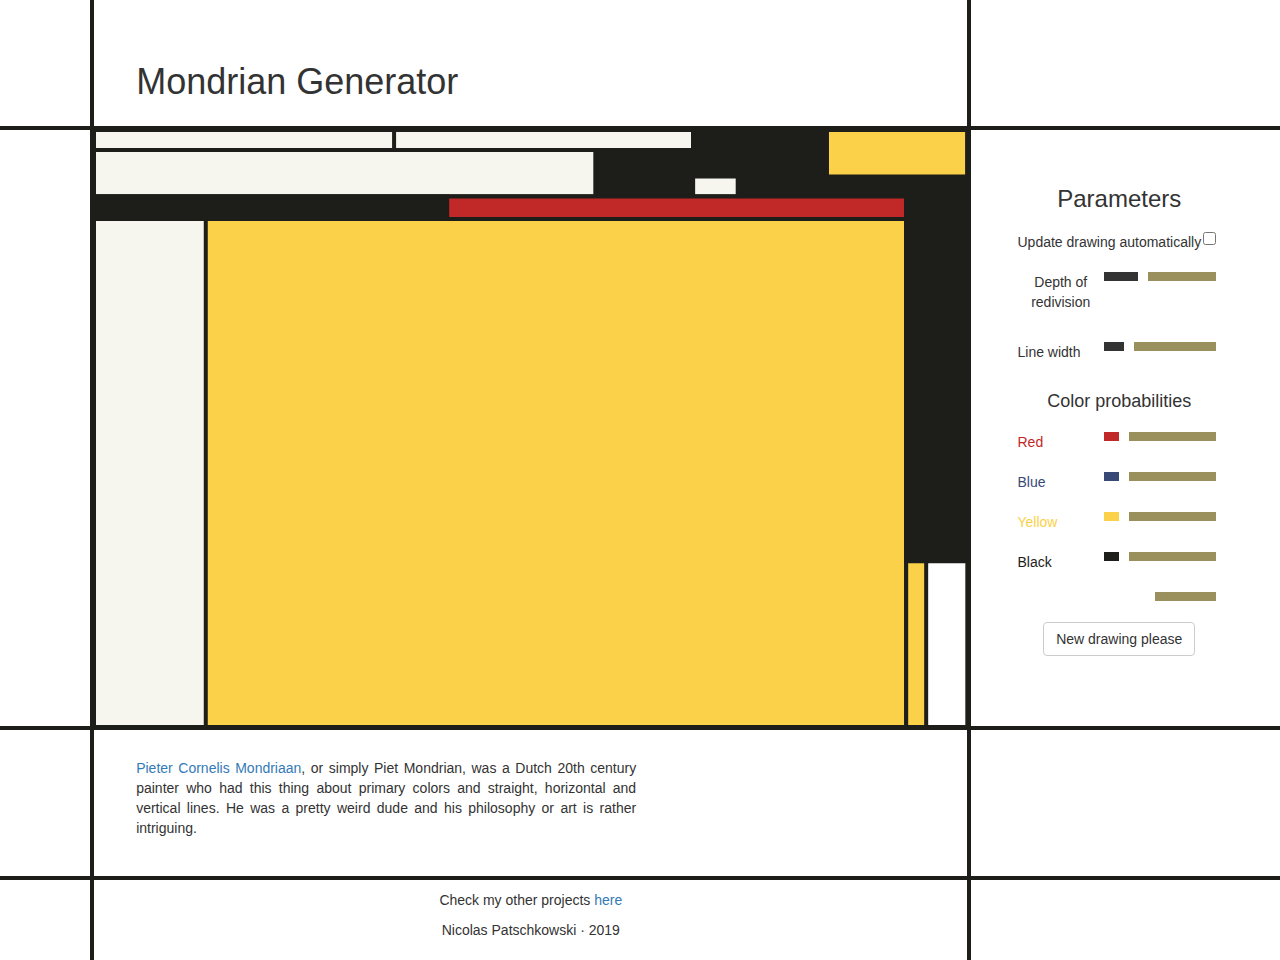
<file: index.html>
<head>
	<script src = "two.min.js" ></script>
	<script src="https://ajax.googleapis.com/ajax/libs/jquery/3.3.1/jquery.min.js"></script>
	<!-- <script src="/jquery-3.3.1.min"></script> -->
	<script src = "mondrian.js" ></script>
	
	<!-- Latest compiled and minified CSS -->
	<link rel="stylesheet" href="https://maxcdn.bootstrapcdn.com/bootstrap/3.3.7/css/bootstrap.min.css" integrity="sha384-BVYiiSIFeK1dGmJRAkycuHAHRg32OmUcww7on3RYdg4Va+PmSTsz/K68vbdEjh4u" crossorigin="anonymous">
	
	<link rel="stylesheet" href="style.css">
	<link rel="shortcut icon" type="image/x-icon" href="favicon.ico">
</head>


<body>
	

	<div class="main-container">
		<div class="zeroth row-container row">
			<div class="left col-sm-1 border-right"></div>

			<div class="title column-container col-sm-8">
				<h1>Mondrian Generator</h1>
			</div>

			<div class="right col-sm-3 border-left"></div>
		</div>

		<div class="first row-container row border-top">
			
			<div class="parameters column-container col-sm-1 border-right">
			</div>

			
			<div id="drawing" class="column-container col-sm-8">
				<div id="drawing-content">
				</div>
			</div>

			<div class="parameters column-container col-sm-3 border-left">
				<h3>Parameters</h3>
				<div>
					<span>Update drawing automatically  </span><input type="checkbox" name="autoUpdate" id="autoUpdateCheckbox" onchange="GetParams()">
				</div>

				<div>
					<p>Depth of redivision</p>
					<input type="range" min="1" max="10" value="4" id="maxIndexSlider" onchange="UpdateAll()">
				</div>
				<div>
					<p>Line width</p>
					<input type="range" min="0" max="2000" value="400" id="lineWidthSlider" oninput="UpdateLine()">
				</div>

				<h4>Color probabilities</h4>

				<div class="item red">
					<span>Red</span><input type="range" min="0" max="100" value="15" id="redProbabilitySlider" oninput="UpdateProbabilities('Red')">
				</div>

				<div class="item blue">
					<span>Blue</span><input type="range" min="0" max="100" value="15" id="blueProbabilitySlider" oninput="UpdateProbabilities('Blue')">
				</div>

				<div class="item yellow">
					<span>Yellow</span><input type="range" min="0" max="100" value="15" id="yellowProbabilitySlider" oninput="UpdateProbabilities('Yellow')">
				</div>

				<div class="item black">
					<span>Black</span><input type="range" min="0" max="100" value="15" id="blackProbabilitySlider" oninput="UpdateProbabilities('Black')">
				</div>

				<div class="item white">
					<span>White</span><input type="range" min="0" max="100" value="40" id="whiteProbabilitySlider" oninput="UpdateProbabilities('White')">
				</div>

				<button class="btn btn-default" onclick="Run()">New drawing please</button>

			</div>

		</div>

		<div class="second row-container row border-top">
			<div class="left col-sm-1 border-right"></div>
			
			<div class="bio column-container col-sm-8">
				<p><a href="https://en.wikipedia.org/wiki/Piet_Mondrian">Pieter Cornelis Mondriaan</a>, or simply Piet Mondrian, was a Dutch 20th century painter who had this thing about primary colors and straight, horizontal and vertical lines. He was a pretty weird dude and his philosophy or art is rather intriguing.</p>
			</div>

			<div class="right col-sm-3 border-left"></div>
		</div>

		<div class="third row-container row border-top">
			<div class="left col-sm-1 border-right"></div>

			<div class="footer column-container col-sm-8">
				<p>Check my other projects <a href="http://nicopatsch.github.io/portfolio">here</a></p>
				<p>Nicolas Patschkowski · 2019</p>
			</div>

			<div class="right col-sm-3 border-left"></div>
		</div>
		
	</div>

</body>
</file>
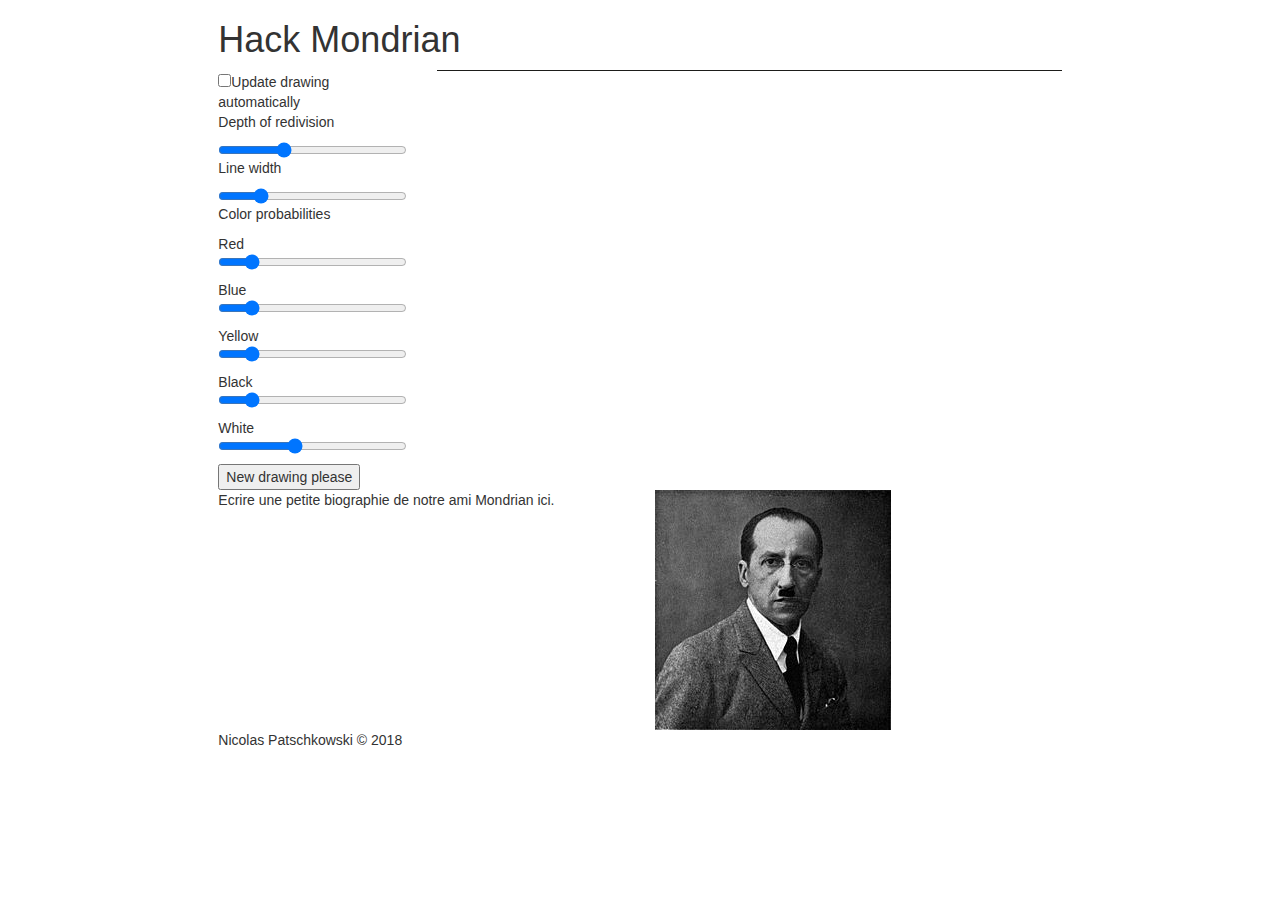
<file: Javascript version/index.html>
<body>
	<script src = "two.min.js" ></script>
	<script src="https://ajax.googleapis.com/ajax/libs/jquery/3.3.1/jquery.min.js"></script>
	<script src = "mondrian.js" ></script>
	
	<link rel="stylesheet" href="style.css">	
	<!-- Latest compiled and minified CSS -->
	<link rel="stylesheet" href="https://maxcdn.bootstrapcdn.com/bootstrap/3.3.7/css/bootstrap.min.css" integrity="sha384-BVYiiSIFeK1dGmJRAkycuHAHRg32OmUcww7on3RYdg4Va+PmSTsz/K68vbdEjh4u" crossorigin="anonymous">

	<div class="main-container">
		<div class="zeroth row-container row">
			<div class="aside left col-sm-2"></div>

			<div class="title column-container col-sm-8">
				<h1>Hack Mondrian</h1>
			</div>

			<div class="aside right col-sm-2"></div>
		</div>


		<div class="second row-container row">
			<div class="aside left col-sm-2"></div>

			<div class="parameters column-container col-sm-2">
				<div>
					<input type="checkbox" name="autoUpdate" id="autoUpdateCheckbox" onchange="GetParams()">Update drawing automatically<br>
				</div>

				<div>
					<p>Depth of redivision</p>
					<input type="range" min="1" max="10" value="4" id="maxIndexSlider" onchange="UpdateAll()">
				</div>
				<div>
					<p>Line width</p>
					<input type="range" min="0" max="2000" value="400" id="lineWidthSlider" oninput="UpdateLine()">
				</div>
				<div>
					<p>Color probabilities</p>
					<p>Red<input type="range" min="0" max="100" value="15" id="redProbabilitySlider" oninput="UpdateProbabilities('Red')"></p>
					<p>Blue<input type="range" min="0" max="100" value="15" id="blueProbabilitySlider" oninput="UpdateProbabilities('Blue')"></p>
					<p>Yellow<input type="range" min="0" max="100" value="15" id="yellowProbabilitySlider" oninput="UpdateProbabilities('Yellow')"></p>
					<p>Black<input type="range" min="0" max="100" value="15" id="blackProbabilitySlider" oninput="UpdateProbabilities('Black')"></p>
					<p>White<input type="range" min="0" max="100" value="40" id="whiteProbabilitySlider" oninput="UpdateProbabilities('White')"></p>
				</div>

				<button onclick="Run()">New drawing please</button>

			</div>

			
			
			<div id="drawing" class="column-container col-sm-6">
				<div id="drawing-content">
				</div>
			</div>

			<div class="aside right col-sm-2"></div>
		</div>
		
		<div class="first row-container row">
			<div class="aside left col-sm-2"></div>

			<div class="bio column-container col-sm-4">
				<p>Ecrire une petite biographie de notre ami Mondrian ici.</p>
			</div>

			<div class="photo column-container col-sm-4">
				<img src="mondrian.jpg">
			</div>

			<div class="aside right col-sm-2"></div>
		</div>

		<div class="third row-container row">
			<div class="aside left col-sm-2"></div>

			<div class="footer column-container col-sm-8">
				<p>Nicolas Patschkowski © 2018</p>
			</div>

			<div class="aside right col-sm-2"></div>
		</div>


		
	</div>

</body>
</file>
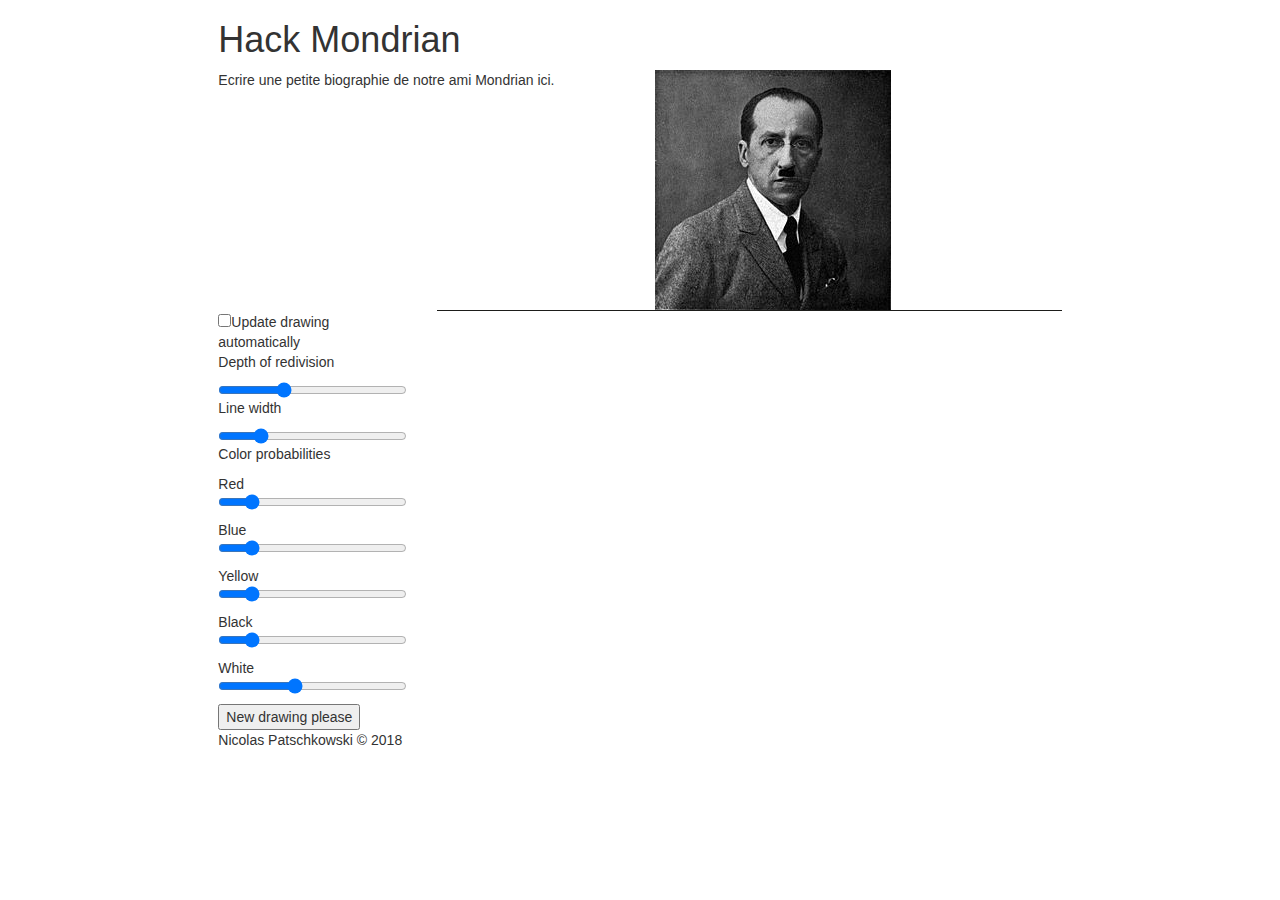
<file: Javascript version/mondrian.html>
<body>
	<script src = "two.min.js" ></script>
	<script src="https://ajax.googleapis.com/ajax/libs/jquery/3.3.1/jquery.min.js"></script>
	<script src = "mondrian.js" ></script>
	
	<link rel="stylesheet" href="style.css">	
	<!-- Latest compiled and minified CSS -->
	<link rel="stylesheet" href="https://maxcdn.bootstrapcdn.com/bootstrap/3.3.7/css/bootstrap.min.css" integrity="sha384-BVYiiSIFeK1dGmJRAkycuHAHRg32OmUcww7on3RYdg4Va+PmSTsz/K68vbdEjh4u" crossorigin="anonymous">

	<div class="main-container">
		<div class="zeroth row-container row">
			<div class="aside left col-sm-2"></div>

			<div class="title column-container col-sm-8">
				<h1>Hack Mondrian</h1>
			</div>

			<div class="aside right col-sm-2"></div>
		</div>

		<div class="first row-container row">
			<div class="aside left col-sm-2"></div>

			<div class="bio column-container col-sm-4">
				<p>Ecrire une petite biographie de notre ami Mondrian ici.</p>
			</div>

			<div class="photo column-container col-sm-4">
				<img src="mondrian.jpg">
			</div>

			<div class="aside right col-sm-2"></div>
		</div>


		<div class="second row-container row">
			<div class="aside left col-sm-2"></div>

			<div class="parameters column-container col-sm-2">
				<div>
					<input type="checkbox" name="autoUpdate" id="autoUpdateCheckbox" onchange="GetParams()">Update drawing automatically<br>
				</div>

				<div>
					<p>Depth of redivision</p>
					<input type="range" min="1" max="10" value="4" id="maxIndexSlider" onchange="UpdateAll()">
				</div>
				<div>
					<p>Line width</p>
					<input type="range" min="0" max="2000" value="400" id="lineWidthSlider" oninput="UpdateLine()">
				</div>
				<div>
					<p>Color probabilities</p>
					<p>Red<input type="range" min="0" max="100" value="15" id="redProbabilitySlider" oninput="UpdateProbabilities('Red')"></p>
					<p>Blue<input type="range" min="0" max="100" value="15" id="blueProbabilitySlider" oninput="UpdateProbabilities('Blue')"></p>
					<p>Yellow<input type="range" min="0" max="100" value="15" id="yellowProbabilitySlider" oninput="UpdateProbabilities('Yellow')"></p>
					<p>Black<input type="range" min="0" max="100" value="15" id="blackProbabilitySlider" oninput="UpdateProbabilities('Black')"></p>
					<p>White<input type="range" min="0" max="100" value="40" id="whiteProbabilitySlider" oninput="UpdateProbabilities('White')"></p>
				</div>

				<button onclick="Run()">New drawing please</button>

			</div>

			
			
			<div id="drawing" class="column-container col-sm-6">
				<div id="drawing-content">
				</div>
			</div>

			<div class="aside right col-sm-2"></div>
		</div>

		<div class="third row-container row">
			<div class="aside left col-sm-2"></div>

			<div class="footer column-container col-sm-8">
				<p>Nicolas Patschkowski © 2018</p>
			</div>

			<div class="aside right col-sm-2"></div>
		</div>


		
	</div>

</body>
</file>
<file: style.css>
:root {
	--mondrian-yellow: rgb(250, 209, 72);
	--mondrian-black: rgb(29, 29, 26);
	--mondrian-red: rgb(193, 40, 40);
	--mondrian-blue: rgb(56, 73, 118);
	/*--mondrian-white: rgb(246, 246, 239);*/
	--mondrian-white: rgb(255, 255, 255);
}

body {
	padding: 0;
	margin: 0;
	background-color: var(--mondrian-white);
}


.main-container {
	background-color: var(--mondrian-white);
	width:100%;
	height:100%;
    text-align: center;

}

.main-container img {
    display: block;
    margin-left: auto;
    margin-right: auto;
}



.row-container {
	display: flex;
}

.zeroth {
	border-top: 0px;
}


.first {
	height: 600;
} 

.second {
	border-bottom: 0px;
}

.column-container {
	padding: 10px 0px;
	background-color: var(--mondrian-white);
}


.column-container.title {
	padding-top: 3em;
	padding-bottom: 1em;
	padding-left: 3em;
	text-align: left;
}

/*.aside {
	border-left: 3px solid var(--mondrian-black);
	border-right: 3px solid var(--mondrian-black);
}*/


#drawing {
    padding: 0;
	margin: 0;
}

#drawing-content {
	padding: 0;
	margin: 0;
	float: left;
	display: flex;
}


.parameters.column-container {
	/*padding: 2em 4em 2em 2em;*/
	padding: 40px 64px 32px 40px;
}

.parameters > div {
	display: flex;
	flex-direction: flex-start;
	padding: 10px;
}


.parameters > div > input {
	margin: 0px 5px auto auto;
	max-width: 8em;


}




.yellow {
	color: var(--mondrian-yellow)

}

.black {
	color: var(--mondrian-black)

}

.red {
	color: var(--mondrian-red)

}

.blue {
	color: var(--mondrian-blue)

}

.white {
	color: var(--mondrian-white)

}

/*** Borders ***/

.border-top {
	border-top: 3px solid var(--mondrian-black);
}

.border-bottom {
	border-bottom: : 3px solid var(--mondrian-black);
}

.border-left {
	border-left: 3px solid var(--mondrian-black);
}

.border-right {
	border-right: 3px solid var(--mondrian-black);
}



/*** Style of parameters ***/

@media screen and (-webkit-min-device-pixel-ratio:0) {
    input[type='range'] {
      overflow: hidden;
      -webkit-appearance: none;
      background-color: #9a905d;
    }
    
    input[type='range']::-webkit-slider-runnable-track {
      height: 10px;
      -webkit-appearance: none;
      margin-top: -1px;
    }
    
    input[type='range']::-webkit-slider-thumb {
      width: 10px;
      -webkit-appearance: none;
      height: 10px;
      background: var(--mondrian-white);
      box-shadow: -80px 0 0 80px;
    }

}
/** FF*/
input[type="range"]::-moz-range-progress {
  background-color: #43e5f7; 
}
input[type="range"]::-moz-range-track {  
  background-color: #9a905d;
}
/* IE*/
input[type="range"]::-ms-fill-lower {
  background-color: #43e5f7; 
}
input[type="range"]::-ms-fill-upper {  
  background-color: #9a905d;
}



.bio.column-container {
	padding: 2em 3em;
}

.bio p {
	text-align: justify;
	width:500px;
}
</file>
<file: Javascript version/style.css>
:root {
	--mondrian-yellow: rgb(250, 209, 72);
	--mondrian-black: rgb(29, 29, 26);
	--mondrian-red: rgb(193, 40, 40);
	--mondrian-blue: rgb(56, 73, 118);
	--mondrian-white: rgb(246, 246, 239);
}

body {
	background-color: var(--mondrian-red);
}


.container {
	background-color: var(--mondrian-white);

	margin: 50 auto;
    width: 800;
    border: 5px solid var(--mondrian-black);
    padding: 10px;

    text-align: center;
}

.container img {
    display: block;
    margin-left: auto;
    margin-right: auto;
    width: 40%;
}

#drawing-container {
	padding:10px;

}
</file>
